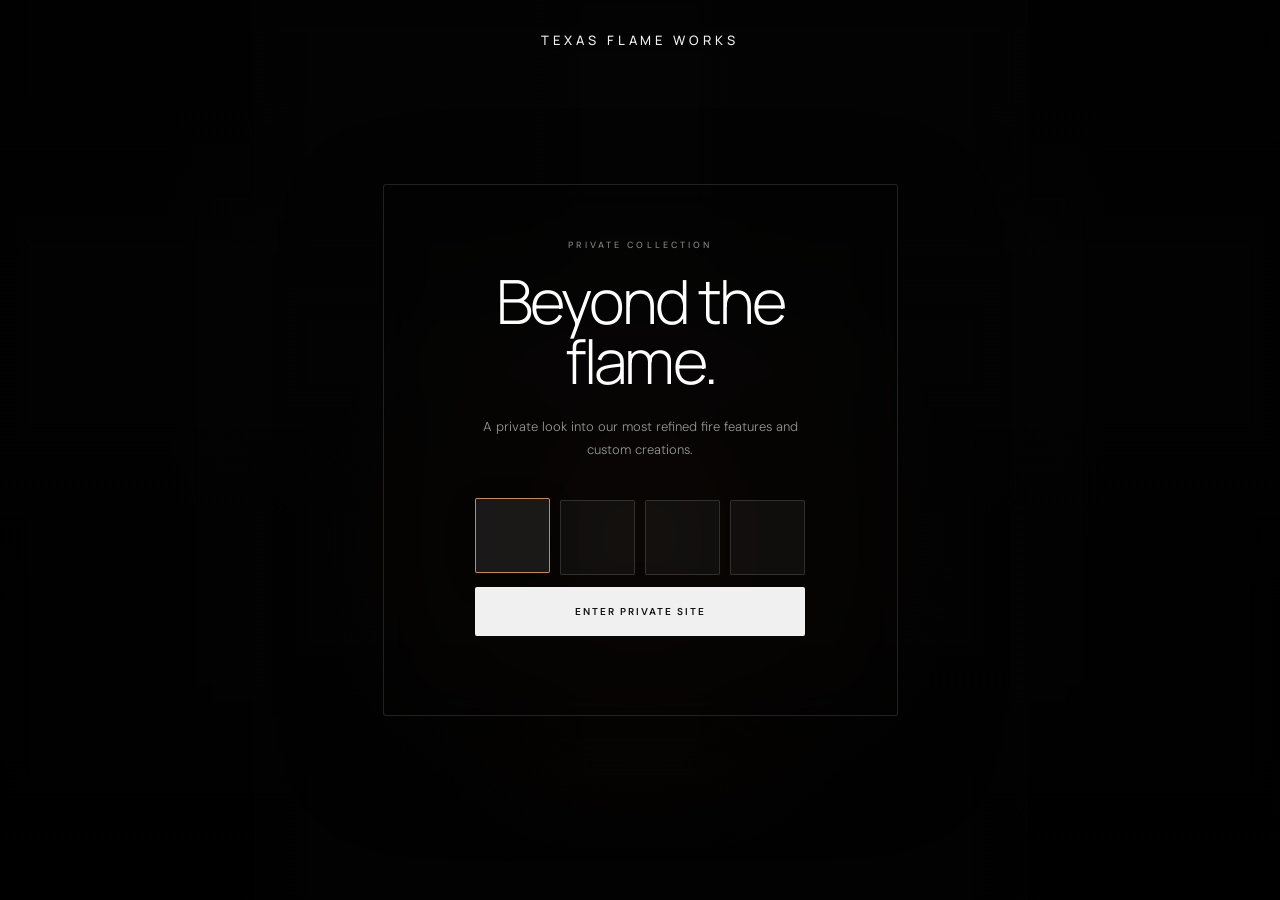
<file: index.html>
<!DOCTYPE html>
<html lang="en">
<head>
  <meta charset="UTF-8">

  <meta
    name="viewport"
    content="width=device-width, initial-scale=1.0, viewport-fit=cover"
  >

  <meta
    name="description"
    content="Texas Flame Works Private Collection"
  >

  <meta name="robots" content="noindex, nofollow">

  <title>Private Collection | Texas FlameWorks</title>

  <!-- GOOGLE FONTS -->
  <link rel="preconnect" href="https://fonts.googleapis.com">
  <link rel="preconnect" href="https://fonts.gstatic.com" crossorigin>

  <link
    href="https://fonts.googleapis.com/css2?family=DM+Sans:wght@300;400;500;600&family=Manrope:wght@300;400;500;600&display=swap"
    rel="stylesheet"
  >

  <style>

    /* ==================================================
       RESET
    ================================================== */

    * {
      margin: 0;
      padding: 0;
      box-sizing: border-box;
    }

    html,
    body {
      width: 100%;
      min-height: 100%;
      background: #050505;
      color: #ffffff;

      font-family: "DM Sans", sans-serif;

      overflow: hidden;
    }

    button,
    input {
      font: inherit;
    }

    button {
      cursor: pointer;
    }


    /* ==================================================
       PRIVATE ACCESS SCREEN
    ================================================== */

    .access-screen {
      position: fixed;
      inset: 0;

      width: 100%;
      min-height: 100svh;

      display: flex;
      align-items: center;
      justify-content: center;

      padding: 30px;

      background: #050505;

      overflow: hidden;

      z-index: 1000;
    }


    /* ==================================================
       FIREPLACE BACKGROUND VIDEO
    ================================================== */

    .fireplace-video {
      position: absolute;

      top: 50%;
      left: 50%;

      width: 100%;
      height: 100%;

      min-width: 100%;
      min-height: 100%;

      object-fit: cover;
      object-position: center center;

      transform: translate(-50%, -50%) scale(1.02);

      z-index: 0;

      pointer-events: none;
    }


    /* ==================================================
       CINEMATIC VIDEO OVERLAY
    ================================================== */

    .video-overlay {
      position: absolute;
      inset: 0;

      z-index: 1;

      background:

        radial-gradient(
          circle at 50% 60%,
          rgba(255, 115, 38, 0.04),
          transparent 40%
        ),

        linear-gradient(
          180deg,
          rgba(0, 0, 0, 0.30) 0%,
          rgba(0, 0, 0, 0.10) 40%,
          rgba(0, 0, 0, 0.62) 100%
        ),

        linear-gradient(
          90deg,
          rgba(0, 0, 0, 0.52) 0%,
          rgba(0, 0, 0, 0.06) 50%,
          rgba(0, 0, 0, 0.52) 100%
        );

      pointer-events: none;
    }


    /* SLIGHT VIGNETTE */

    .video-vignette {
      position: absolute;
      inset: 0;

      z-index: 2;

      box-shadow:
        inset 0 0 180px rgba(0, 0, 0, 0.45);

      pointer-events: none;
    }


    /* ==================================================
       TOP BRAND
    ================================================== */

    .brand {
      position: absolute;

      top: 31px;
      left: 50%;

      transform: translateX(-50%);

      z-index: 10;

      white-space: nowrap;

      font-family: "Manrope", sans-serif;

      font-size: 13px;
      font-weight: 500;

      letter-spacing: 0.30em;

      text-transform: uppercase;

      color: rgba(255, 255, 255, 0.94);
    }


    /* ==================================================
       RETURN BUTTON
    ================================================== */

    .back-link {
      position: absolute;

      top: 32px;
      left: 38px;

      z-index: 10;

      display: flex;
      align-items: center;
      gap: 10px;

      color: rgba(255, 255, 255, 0.58);

      text-decoration: none;

      font-size: 10px;
      font-weight: 500;

      letter-spacing: 0.20em;

      text-transform: uppercase;

      transition:
        color 0.3s ease,
        transform 0.3s ease;
    }

    .back-link:hover {
      color: #ffffff;
      transform: translateX(-3px);
    }


    /* ==================================================
       ACCESS PANEL
    ================================================== */

    .access-panel {
      position: relative;

      z-index: 5;

      width: min(100%, 515px);

      padding: 54px 42px 44px;

      text-align: center;

      background: rgba(5, 5, 5, 0.35);

      border:
        1px solid
        rgba(255, 255, 255, 0.12);

      border-radius: 3px;

      backdrop-filter: blur(18px);
      -webkit-backdrop-filter: blur(18px);

      box-shadow:
        0 35px 100px rgba(0, 0, 0, 0.42);

      animation:
        panelEntrance
        1.1s
        cubic-bezier(0.22, 1, 0.36, 1)
        forwards;
    }


    @keyframes panelEntrance {

      0% {
        opacity: 0;
        transform: translateY(22px);
      }

      100% {
        opacity: 1;
        transform: translateY(0);
      }

    }


    /* ==================================================
       EYEBROW
    ================================================== */

    .eyebrow {
      display: block;

      margin-bottom: 20px;

      color: rgba(255, 255, 255, 0.50);

      font-size: 9px;

      font-weight: 500;

      letter-spacing: 0.34em;

      text-transform: uppercase;
    }


    /* ==================================================
       TITLE
    ================================================== */

    .access-panel h1 {
      max-width: 430px;

      margin: 0 auto;

      font-family: "Manrope", sans-serif;

      font-size: clamp(
        40px,
        5vw,
        61px
      );

      font-weight: 300;

      line-height: 0.98;

      letter-spacing: -0.048em;

      color: #ffffff;
    }


    /* ==================================================
       DESCRIPTION
    ================================================== */

    .access-panel p {
      max-width: 355px;

      margin:
        25px
        auto
        0;

      color:
        rgba(255, 255, 255, 0.58);

      font-size: 13px;

      font-weight: 300;

      line-height: 1.75;
    }


    /* ==================================================
       FORM
    ================================================== */

    .code-form {
      margin-top: 38px;
    }


    /* ==================================================
       4 DIGIT INPUT
    ================================================== */

    .code-inputs {
      display: grid;

      grid-template-columns:
        repeat(4, 1fr);

      gap: 10px;

      width: 100%;

      max-width: 330px;

      margin: 0 auto;
    }


    .digit-input {
      width: 100%;

      height: 75px;

      border:
        1px solid
        rgba(255, 255, 255, 0.14);

      border-radius: 2px;

      outline: none;

      background:
        rgba(255, 255, 255, 0.045);

      color: #ffffff;

      text-align: center;

      font-family:
        "Manrope",
        sans-serif;

      font-size: 25px;

      font-weight: 300;

      caret-color:
        rgba(255, 173, 107, 0.9);

      transition:
        border-color 0.25s ease,
        background 0.25s ease,
        transform 0.25s ease,
        box-shadow 0.25s ease;
    }


    .digit-input:hover {
      background:
        rgba(255, 255, 255, 0.065);
    }


    .digit-input:focus {

      border-color:
        rgba(255, 174, 105, 0.75);

      background:
        rgba(255, 255, 255, 0.085);

      transform:
        translateY(-2px);

      box-shadow:
        0 8px 30px
        rgba(0, 0, 0, 0.18);
    }


    /* ==================================================
       ENTER BUTTON
    ================================================== */

    .enter-btn {
      position: relative;

      width: 100%;

      max-width: 330px;

      margin-top: 12px;

      padding:
        17px
        22px;

      overflow: hidden;

      border:
        1px solid
        rgba(255, 255, 255, 0.15);

      border-radius: 2px;

      background:
        rgba(255, 255, 255, 0.94);

      color: #111111;

      font-size: 10px;

      font-weight: 600;

      letter-spacing: 0.20em;

      text-transform: uppercase;

      transition:
        background 0.3s ease,
        color 0.3s ease,
        transform 0.3s ease;
    }


    .enter-btn:hover {

      background: #ffffff;

      transform:
        translateY(-2px);
    }


    /* ==================================================
       ERROR MESSAGE
    ================================================== */

    .error-message {

      min-height: 20px;

      margin-top: 15px;

      color: #e7a276;

      font-size: 10px;

      font-weight: 400;

      letter-spacing: 0.10em;

      text-transform: uppercase;

      opacity: 0;

      transform:
        translateY(-3px);

      transition:
        opacity 0.25s ease,
        transform 0.25s ease;
    }


    .error-message.visible {

      opacity: 1;

      transform:
        translateY(0);
    }


    /* ==================================================
       SHAKE IF WRONG CODE
    ================================================== */

    .access-panel.shake {

      animation:
        wrongCode
        0.4s
        ease;
    }


    @keyframes wrongCode {

      0% {
        transform:
          translateX(0);
      }

      20% {
        transform:
          translateX(-7px);
      }

      40% {
        transform:
          translateX(7px);
      }

      60% {
        transform:
          translateX(-5px);
      }

      80% {
        transform:
          translateX(5px);
      }

      100% {
        transform:
          translateX(0);
      }

    }


    /* ==================================================
       INVITATION LABEL
    ================================================== */

    .private-label {

      position: absolute;

      bottom: 28px;
      left: 50%;

      transform:
        translateX(-50%);

      z-index: 10;

      color:
        rgba(255, 255, 255, 0.35);

      white-space: nowrap;

      font-size: 8px;

      font-weight: 500;

      letter-spacing: 0.30em;

      text-transform: uppercase;
    }


    /* ==================================================
       UNLOCK MESSAGE
    ================================================== */

    .unlock-message {

      position: fixed;

      inset: 0;

      z-index: 2000;

      display: flex;

      align-items: center;

      justify-content: center;

      background: #050505;

      opacity: 0;

      visibility: hidden;

      transition:
        opacity 0.6s ease,
        visibility 0.6s ease;
    }


    .unlock-message.active {

      opacity: 1;

      visibility: visible;
    }


    .unlock-inner {

      text-align: center;

      opacity: 0;

      transform:
        translateY(12px);

      transition:
        opacity 0.7s ease 0.2s,
        transform 0.7s ease 0.2s;
    }


    .unlock-message.active
    .unlock-inner {

      opacity: 1;

      transform:
        translateY(0);
    }


    .unlock-small {

      display: block;

      margin-bottom: 13px;

      color:
        rgba(255, 255, 255, 0.38);

      font-size: 8px;

      letter-spacing: 0.34em;

      text-transform: uppercase;
    }


    .unlock-title {

      font-family:
        "Manrope",
        sans-serif;

      font-size:
        clamp(
          32px,
          5vw,
          60px
        );

      font-weight: 300;

      letter-spacing:
        -0.04em;
    }


    /* ==================================================
       MOBILE
    ================================================== */

    @media
    (max-width: 700px) {

      .access-screen {

        padding:
          20px;

        align-items:
          center;
      }


      .fireplace-video {

        object-position:
          center center;

        transform:
          translate(-50%, -50%)
          scale(1.04);
      }


      .brand {

        top:
          max(
            23px,
            env(safe-area-inset-top)
          );

        font-size:
          10px;

        letter-spacing:
          0.24em;
      }


      .back-link {

        top: auto;

        left: 50%;

        bottom: 60px;

        transform:
          translateX(-50%);

        font-size:
          8px;
      }


      .back-link:hover {

        transform:
          translateX(-50%);
      }


      .access-panel {

        width: 100%;

        padding:
          42px
          20px
          34px;

        background:
          rgba(5, 5, 5, 0.42);

        backdrop-filter:
          blur(15px);

        -webkit-backdrop-filter:
          blur(15px);
      }


      .eyebrow {

        margin-bottom:
          17px;

        font-size:
          8px;
      }


      .access-panel h1 {

        font-size:
          clamp(
            37px,
            11vw,
            48px
          );
      }


      .access-panel p {

        max-width:
          300px;

        margin-top:
          20px;

        font-size:
          12px;

        line-height:
          1.65;
      }


      .code-form {

        margin-top:
          30px;
      }


      .code-inputs {

        max-width:
          300px;

        gap:
          8px;
      }


      .digit-input {

        height:
          66px;

        font-size:
          22px;
      }


      .enter-btn {

        max-width:
          300px;

        padding:
          16px
          15px;

        font-size:
          9px;
      }


      .private-label {

        bottom:
          25px;

        font-size:
          7px;
      }

    }


    /* ==================================================
       SMALL MOBILE
    ================================================== */

    @media
    (max-width: 380px) {

      .access-panel {

        padding:
          35px
          16px
          28px;
      }


      .access-panel h1 {

        font-size:
          35px;
      }


      .digit-input {

        height:
          59px;
      }

    }

  </style>

</head>


<body>


  <!-- ==================================================
       PRIVATE ACCESS
  ================================================== -->

  <main
    class="access-screen"
    id="accessScreen"
  >


    <!-- FIREPLACE VIDEO -->

    <video
      class="fireplace-video"
      autoplay
      muted
      loop
      playsinline
      preload="auto"
    >

      <source
        src="assets/fireplacevideo.mp4"
        type="video/mp4"
      >

    </video>


    <!-- VIDEO OVERLAYS -->

    <div
      class="video-overlay"
    ></div>

    <div
      class="video-vignette"
    ></div>


    <!-- RETURN -->




    <!-- BRAND -->

    <div class="brand">
      Texas Flame Works
    </div>


    <!-- ACCESS PANEL -->

    <section
      class="access-panel"
      id="accessPanel"
    >


      <span
        class="eyebrow"
      >
        Private Collection
      </span>


      <h1>
        Beyond the flame.
      </h1>


      <p>
        A private look into our most
        refined fire features and custom creations.
      </p>


      <!-- CODE FORM -->

      <form
        class="code-form"
        id="codeForm"
      >


        <div
          class="code-inputs"
        >


          <input
            class="digit-input"
            type="text"
            maxlength="1"
            inputmode="numeric"
            pattern="[0-9]*"
            autocomplete="off"
            aria-label="Access code digit 1"
          >


          <input
            class="digit-input"
            type="text"
            maxlength="1"
            inputmode="numeric"
            pattern="[0-9]*"
            autocomplete="off"
            aria-label="Access code digit 2"
          >


          <input
            class="digit-input"
            type="text"
            maxlength="1"
            inputmode="numeric"
            pattern="[0-9]*"
            autocomplete="off"
            aria-label="Access code digit 3"
          >


          <input
            class="digit-input"
            type="text"
            maxlength="1"
            inputmode="numeric"
            pattern="[0-9]*"
            autocomplete="off"
            aria-label="Access code digit 4"
          >


        </div>


        <button
          class="enter-btn"
          type="submit"
        >
          Enter Private Site
        </button>


        <div
          class="error-message"
          id="errorMessage"
        >
          Incorrect access code
        </div>


      </form>


    </section>


    <!-- BOTTOM TEXT -->

  


  </main>


  <!-- ==================================================
       UNLOCK TRANSITION
  ================================================== -->

  <div
    class="unlock-message"
    id="unlockMessage"
  >

    <div
      class="unlock-inner"
    >

      <span
        class="unlock-small"
      >
        Access Granted
      </span>

      <div
        class="unlock-title"
      >
        Texas Flame Works
      </div>

    </div>

  </div>


  <!-- ==================================================
       JAVASCRIPT
  ================================================== -->

  <script>

    /* ==================================================
       SETTINGS

       CHANGE YOUR 4 DIGIT CODE HERE
    ================================================== */

    const PRIVATE_CODE = "0206";


    /*
      This is the page that opens
      after the correct code.
    */

    const PRIVATE_SITE =
      "private-home.html";


    /* ==================================================
       ELEMENTS
    ================================================== */

    const form =
      document.getElementById(
        "codeForm"
      );


    const inputs =
      [
        ...document.querySelectorAll(
          ".digit-input"
        )
      ];


    const errorMessage =
      document.getElementById(
        "errorMessage"
      );


    const accessPanel =
      document.getElementById(
        "accessPanel"
      );


    const unlockMessage =
      document.getElementById(
        "unlockMessage"
      );


    /* ==================================================
       NUMERIC INPUT
    ================================================== */

    inputs.forEach(
      (input, index) => {


        input.addEventListener(
          "input",
          () => {

            /*
              Only allow numbers
            */

            input.value =
              input.value.replace(
                /\D/g,
                ""
              );


            /*
              Hide previous error
            */

            errorMessage
              .classList
              .remove(
                "visible"
              );


            /*
              Move automatically
              to next box
            */

            if (
              input.value &&
              index <
              inputs.length - 1
            ) {

              inputs[
                index + 1
              ].focus();

            }


            /*
              Automatically submit
              once all 4 digits
              are entered
            */

            const completeCode =
              inputs
                .map(
                  item =>
                    item.value
                )
                .join("");


            if (
              completeCode.length === 4
            ) {

              setTimeout(
                () => {

                  checkCode();

                },
                120
              );

            }

          }
        );


        /* ===============================================
           BACKSPACE
        =============================================== */

        input.addEventListener(
          "keydown",
          event => {

            if (
              event.key ===
                "Backspace" &&
              !input.value &&
              index > 0
            ) {

              inputs[
                index - 1
              ].focus();

            }

          }
        );


        /* ===============================================
           PASTE 4 DIGIT CODE
        =============================================== */

        input.addEventListener(
          "paste",
          event => {

            event.preventDefault();


            const pasted =
              event.clipboardData
                .getData("text")
                .replace(
                  /\D/g,
                  ""
                )
                .slice(
                  0,
                  4
                );


            pasted
              .split("")
              .forEach(
                (number, i) => {

                  if (
                    inputs[i]
                  ) {

                    inputs[i]
                      .value =
                        number;

                  }

                }
              );


            if (
              pasted.length === 4
            ) {

              inputs[3]
                .focus();


              setTimeout(
                () => {

                  checkCode();

                },
                150
              );

            }

          }
        );

      }
    );


    /* ==================================================
       FORM SUBMIT
    ================================================== */

    form.addEventListener(
      "submit",
      event => {

        event.preventDefault();

        checkCode();

      }
    );


    /* ==================================================
       CHECK CODE
    ================================================== */

    function checkCode() {


      const enteredCode =
        inputs
          .map(
            input =>
              input.value
          )
          .join("");


      /*
        Don't check until
        all 4 numbers exist
      */

      if (
        enteredCode.length < 4
      ) {

        return;

      }


      /* ===============================================
         CORRECT CODE
      =============================================== */

      if (
        enteredCode ===
        PRIVATE_CODE
      ) {


        /*
          Save access for
          this browser session
        */

        sessionStorage.setItem(
          "texasFlameWorksAccess",
          "approved"
        );


        /*
          Show luxury transition
        */

        unlockMessage
          .classList
          .add(
            "active"
          );


        /*
          Open private homepage
        */

        setTimeout(
          () => {

            window.location.href =
              PRIVATE_SITE;

          },
          1500
        );


      }


      /* ===============================================
         WRONG CODE
      =============================================== */

      else {


        errorMessage
          .classList
          .add(
            "visible"
          );


        accessPanel
          .classList
          .remove(
            "shake"
          );


        void accessPanel
          .offsetWidth;


        accessPanel
          .classList
          .add(
            "shake"
          );


        inputs.forEach(
          input => {

            input.value = "";

          }
        );


        setTimeout(
          () => {

            inputs[0]
              .focus();

          },
          100
        );


      }

    }


    /* ==================================================
       VIDEO AUTOPLAY FALLBACK
    ================================================== */

    window.addEventListener(
      "load",
      () => {


        const video =
          document.querySelector(
            ".fireplace-video"
          );


        if (video) {

          video
            .play()
            .catch(
              () => {

                /*
                  Some browsers may
                  initially block playback.
                */

              }
            );

        }


        /*
          Focus first code box
          on desktop.
        */

        if (
          window.innerWidth > 700
        ) {

          setTimeout(
            () => {

              inputs[0]
                .focus();

            },
            700
          );

        }

      }
    );


  </script>


</body>
</html>
</file>
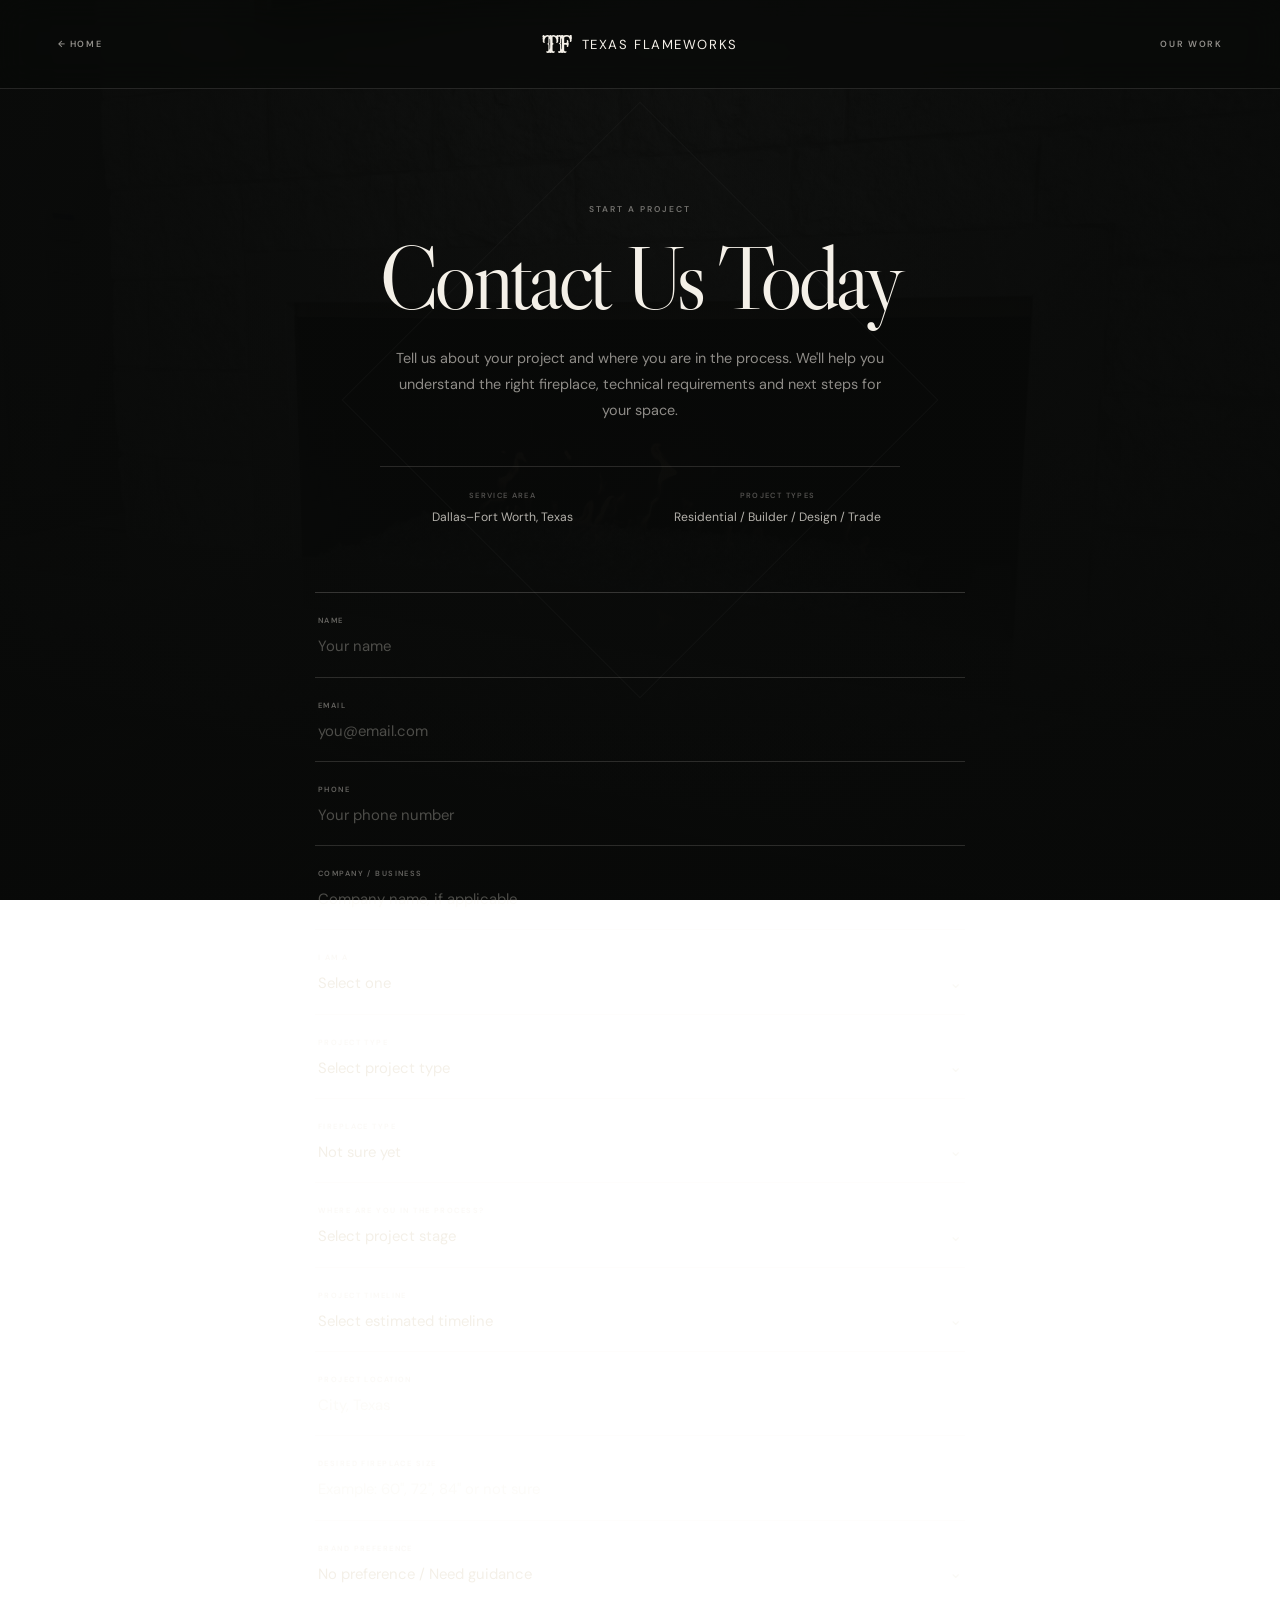
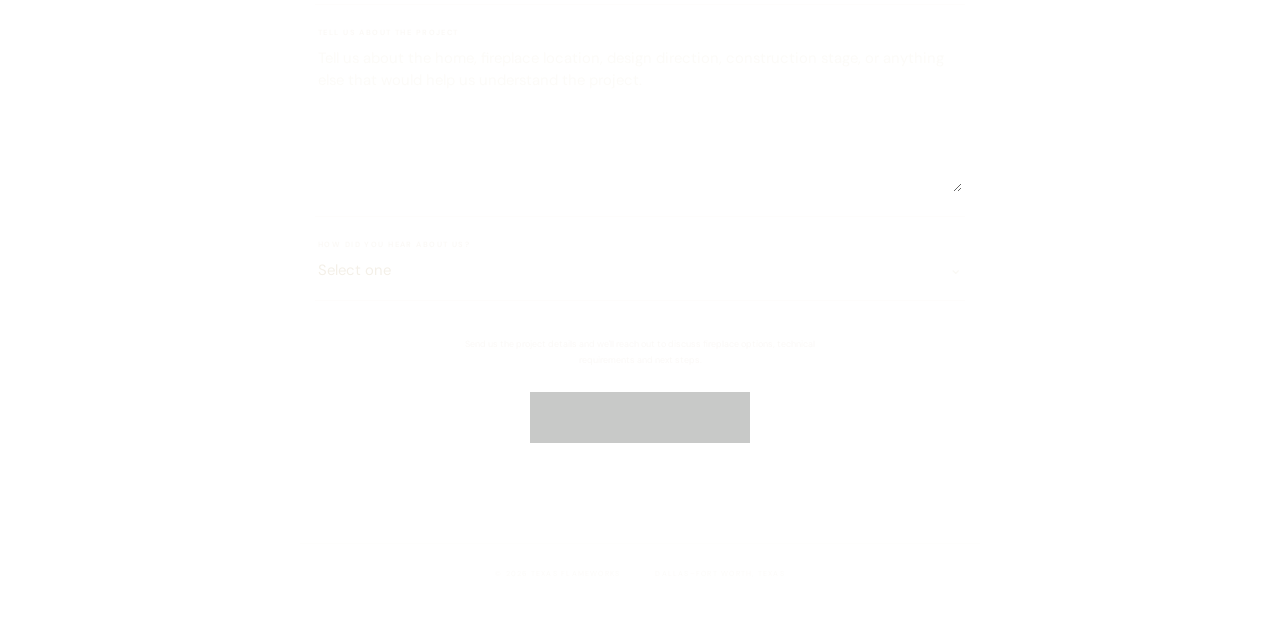
<file: contact.html>
<!DOCTYPE html>
<html lang="en">
<head>
  <meta charset="UTF-8">

  <meta
    name="viewport"
    content="width=device-width, initial-scale=1.0, viewport-fit=cover"
  >

  <meta
    name="description"
    content="Contact Texas Flame Works for fireplace consultations, product guidance, technical support, and project planning throughout Dallas–Fort Worth."
  >

  <title>Contact | Texas FlameWorks</title>

  <link rel="preconnect" href="https://fonts.googleapis.com">
  <link rel="preconnect" href="https://fonts.gstatic.com" crossorigin>

  <link
    href="https://fonts.googleapis.com/css2?family=DM+Sans:wght@400;500;600;700&family=Libre+Caslon+Display&family=Rye&display=swap"
    rel="stylesheet"
  >

  <style>

    :root {
      --black: #080908;
      --white: #f4f0e8;
      --muted: rgba(244, 240, 232, .55);
      --line: rgba(244, 240, 232, .15);
      --teal: #0f292e;
      --ease: cubic-bezier(.22, .78, .24, 1);
    }


    * {
      box-sizing: border-box;
      margin: 0;
      padding: 0;
    }


    html {
      scroll-behavior: smooth;
    }


    body {
      min-height: 100vh;

      background: var(--black);
      color: var(--white);

      font-family: "DM Sans", sans-serif;

      overflow-x: hidden;
    }


    a {
      color: inherit;
      text-decoration: none;
    }


    button,
    input,
    textarea,
    select {
      font: inherit;
    }


    /* =========================================================
       BACKGROUND
    ========================================================== */

    .page-background {
      position: fixed;
      inset: 0;

      z-index: -10;

      background:
        #080908;
    }


    .page-background::before {
      content: "";

      position: absolute;
      inset: 0;

      background:
        url("assets/contact-fireplace.jpg")
        center center / cover
        no-repeat;

      opacity: .14;

      filter:
        grayscale(75%)
        contrast(1.05);

      transform: scale(1.03);
    }


    .page-background::after {
      content: "";

      position: absolute;
      inset: 0;

      background:
        linear-gradient(
          180deg,
          rgba(8, 9, 8, .76) 0%,
          rgba(8, 9, 8, .84) 42%,
          rgba(8, 9, 8, .96) 100%
        ),
        linear-gradient(
          90deg,
          rgba(8, 9, 8, .82) 0%,
          rgba(8, 9, 8, .57) 50%,
          rgba(8, 9, 8, .82) 100%
        );
    }


    /* =========================================================
       HEADER
    ========================================================== */

    .contact-header {
      position: relative;
      z-index: 20;

      width: 100%;

      border-bottom:
        1px solid rgba(244, 240, 232, .12);

      background:
        rgba(8, 9, 8, .58);

      backdrop-filter: blur(16px);
      -webkit-backdrop-filter: blur(16px);
    }


    .contact-header-inner {
      width:
        min(
          1480px,
          calc(100% - 9vw)
        );

      min-height: 88px;

      margin: 0 auto;

      display: grid;

      grid-template-columns:
        1fr
        auto
        1fr;

      align-items: center;
    }


    .contact-back,
    .contact-work {
      color:
        rgba(244, 240, 232, .58);

      font-size: .56rem;
      font-weight: 600;

      letter-spacing: .18em;

      text-transform: uppercase;

      transition:
        color .3s ease,
        transform .3s ease;
    }


    .contact-back {
      justify-self: start;
    }


    .contact-work {
      justify-self: end;
    }


    .contact-back:hover {
      color: #fff;

      transform: translateX(-4px);
    }


    .contact-work:hover {
      color: #fff;
    }


    .contact-brand {
      justify-self: center;

      display: flex;
      align-items: center;

      gap: 11px;
    }


    .contact-brand-mark {
      font-family: "Rye", serif;

      font-size: 1.45rem;

      letter-spacing: -.08em;
    }


    .contact-brand-name {
      font-size: .82rem;

      letter-spacing: .12em;

      text-transform: uppercase;
    }


    /* =========================================================
       PAGE
    ========================================================== */

    .contact-page {
      position: relative;

      min-height:
        calc(100vh - 88px);

      padding:
        clamp(85px, 9vw, 135px)
        0
        65px;
    }


    .contact-page::before {
      content: "";

      position: absolute;

      top: 100px;
      left: 50%;

      width: 420px;
      height: 420px;

      border:
        1px solid
        rgba(244, 240, 232, .035);

      transform:
        translateX(-50%)
        rotate(45deg);

      pointer-events: none;
    }


    /* =========================================================
       CENTERED CONTAINER
    ========================================================== */

    .contact-inner {
      position: relative;
      z-index: 5;

      width:
        min(
          680px,
          calc(100% - 40px)
        );

      margin: 0 auto;

      text-align: center;
    }


    /* =========================================================
       INTRO
    ========================================================== */

    .contact-copy {
      width: 100%;

      margin:
        0 auto
        65px;
    }


    .contact-kicker {
      margin-bottom: 24px;

      color:
        rgba(244, 240, 232, .44);

      font-size: .53rem;
      font-weight: 600;

      letter-spacing: .23em;

      text-transform: uppercase;
    }


    .contact-title {
      margin:
        0 auto
        28px;

      font-family:
        "Libre Caslon Display",
        Georgia,
        serif;

      font-size:
        clamp(
          4rem,
          7vw,
          7rem
        );

      font-weight: 400;

      line-height: .88;

      letter-spacing: -.055em;
    }


    .contact-lead {
      max-width: 510px;

      margin: 0 auto;

      color:
        rgba(244, 240, 232, .57);

      font-size: .9rem;

      line-height: 1.8;
    }


    /* =========================================================
       META
    ========================================================== */

    .contact-meta {
      max-width: 520px;

      margin:
        42px auto
        0;

      padding-top: 24px;

      border-top:
        1px solid
        rgba(244, 240, 232, .14);

      display: grid;

      grid-template-columns:
        1fr
        1fr;

      gap: 30px;

      text-align: center;
    }


    .contact-meta-label {
      display: block;

      margin-bottom: 8px;

      color:
        rgba(244, 240, 232, .31);

      font-size: .47rem;
      font-weight: 600;

      letter-spacing: .18em;

      text-transform: uppercase;
    }


    .contact-meta-value {
      display: block;

      color:
        rgba(244, 240, 232, .73);

      font-size: .76rem;

      line-height: 1.6;
    }


    /* =========================================================
       FORM
    ========================================================== */

    .contact-form-wrap {
      width: 100%;
      max-width: 650px;

      margin: 0 auto;
    }


    .contact-form {
      width: 100%;

      text-align: left;

      border-top:
        1px solid
        rgba(244, 240, 232, .19);
    }


    .field {
      position: relative;

      padding:
        23px
        3px
        19px;

      border-bottom:
        1px solid
        rgba(244, 240, 232, .15);

      transition:
        border-color .35s ease;
    }


    .field:focus-within {
      border-bottom-color:
        rgba(244, 240, 232, .65);
    }


    .field label {
      display: block;

      margin-bottom: 10px;

      color:
        rgba(244, 240, 232, .39);

      font-size: .47rem;
      font-weight: 600;

      letter-spacing: .19em;

      text-transform: uppercase;
    }


    .field input,
    .field select,
    .field textarea {
      width: 100%;

      border: 0;
      outline: 0;

      background: transparent;

      color: var(--white);

      font-size:
        clamp(
          .93rem,
          1.1vw,
          1.02rem
        );

      line-height: 1.5;
    }


    .field input::placeholder,
    .field textarea::placeholder {
      color:
        rgba(244, 240, 232, .29);
    }


    .field select {
      appearance: none;
      -webkit-appearance: none;

      cursor: pointer;

      padding-right: 40px;
    }


    .field select option {
      background: #0b0c0b;
      color: #f4f0e8;
    }


    .field textarea {
      min-height: 145px;

      resize: vertical;
    }


    .field-select::after {
      content: "⌄";

      position: absolute;

      right: 3px;
      bottom: 21px;

      color:
        rgba(244, 240, 232, .42);

      pointer-events: none;
    }


    /* =========================================================
       SUBMIT
    ========================================================== */

    .contact-submit-row {
      margin-top: 36px;

      display: flex;

      flex-direction: column;

      justify-content: center;
      align-items: center;

      gap: 25px;

      text-align: center;
    }


    .contact-form-note {
      max-width: 380px;

      margin: 0 auto;

      color:
        rgba(244, 240, 232, .37);

      font-size: .56rem;

      line-height: 1.7;
    }


    .contact-submit {
      min-width: 220px;

      display: inline-flex;

      align-items: center;
      justify-content: space-between;

      gap: 25px;

      border:
        1px solid
        rgba(244, 240, 232, .34);

      background:
        rgba(8, 9, 8, .22);

      backdrop-filter: blur(8px);
      -webkit-backdrop-filter: blur(8px);

      color: #fff;

      padding:
        18px
        22px;

      cursor: pointer;

      font-size: .55rem;
      font-weight: 700;

      letter-spacing: .18em;

      text-transform: uppercase;

      transition:
        background .35s ease,
        color .35s ease,
        border-color .35s ease,
        gap .35s ease;
    }


    .contact-submit:hover {
      background: #f4f0e8;

      border-color: #f4f0e8;

      color: #080908;

      gap: 32px;
    }


    /* =========================================================
       BOTTOM
    ========================================================== */

    .contact-bottom {
      position: relative;
      z-index: 5;

      width:
        min(
          680px,
          calc(100% - 40px)
        );

      margin:
        100px auto
        0;

      padding-top: 25px;

      border-top:
        1px solid
        rgba(244, 240, 232, .11);

      display: flex;

      justify-content: center;

      gap: 35px;

      color:
        rgba(244, 240, 232, .27);

      font-size: .45rem;

      letter-spacing: .17em;

      text-align: center;

      text-transform: uppercase;
    }


    /* =========================================================
       ENTRANCE
    ========================================================== */

    @media (prefers-reduced-motion: no-preference) {

      .contact-copy {
        animation:
          contactReveal
          .9s
          var(--ease)
          both;
      }


      .contact-form-wrap {
        animation:
          contactReveal
          .9s
          var(--ease)
          .15s
          both;
      }


      @keyframes contactReveal {

        from {
          opacity: 0;

          transform:
            translateY(22px);
        }

        to {
          opacity: 1;

          transform:
            translateY(0);
        }

      }

    }


    /* =========================================================
       TABLET
    ========================================================== */

    @media (max-width: 950px) {

      .contact-header-inner {
        width:
          calc(100% - 55px);
      }


      .contact-inner,
      .contact-bottom {
        width:
          min(
            680px,
            calc(100% - 55px)
          );
      }

    }


    /* =========================================================
       MOBILE
    ========================================================== */

    @media (max-width: 650px) {

      .contact-header-inner {
        width:
          calc(100% - 32px);

        min-height: 74px;

        grid-template-columns:
          1fr
          auto;
      }


      .contact-work {
        display: none;
      }


      .contact-brand {
        justify-self: end;
      }


      .contact-brand-mark {
        font-size: 1.1rem;
      }


      .contact-brand-name {
        font-size: .66rem;

        letter-spacing: .09em;
      }


      .contact-back {
        font-size: .5rem;
      }


      .contact-page {
        min-height:
          calc(100vh - 74px);

        padding:
          70px
          0
          50px;
      }


      .contact-inner {
        width:
          calc(100% - 32px);
      }


      .contact-copy {
        margin-bottom: 55px;
      }


      .contact-kicker {
        margin-bottom: 20px;
      }


      .contact-title {
        font-size:
          clamp(
            3.8rem,
            18vw,
            5rem
          );

        line-height: .9;
      }


      .contact-lead {
        max-width: 34ch;

        font-size: .82rem;
      }


      .contact-meta {
        grid-template-columns:
          1fr
          1fr;

        gap: 14px;

        margin-top: 36px;
      }


      .contact-meta-value {
        font-size: .69rem;
      }


      .field {
        padding:
          21px
          2px
          17px;
      }


      .field input,
      .field select,
      .field textarea {
        font-size: 16px;
      }


      .field textarea {
        min-height: 130px;
      }


      .contact-submit {
        width: 100%;
      }


      .contact-bottom {
        width:
          calc(100% - 32px);

        margin-top: 75px;

        flex-direction: column;

        gap: 8px;
      }


      .page-background::before {
        opacity: .12;

        background-position:
          center center;
      }


      .contact-page::before {
        width: 250px;
        height: 250px;

        top: 90px;
      }

    }


    @media (max-width: 390px) {

      .contact-brand-name {
        font-size: .59rem;
      }


      .contact-title {
        font-size: 3.65rem;
      }


      .contact-meta {
        grid-template-columns:
          1fr;
      }

    }


    /* =========================================================
       REDUCED MOTION
    ========================================================== */

    @media (prefers-reduced-motion: reduce) {

      *,
      *::before,
      *::after {
        animation: none !important;
        transition: none !important;
      }

    }

  </style>
</head>


<body>


  <!-- =========================================================
       LOW OPACITY FIREPLACE BACKGROUND
  ========================================================== -->

  <div
    class="page-background"
    aria-hidden="true"
  ></div>



  <!-- =========================================================
       HEADER
  ========================================================== -->

  <header class="contact-header">

    <div class="contact-header-inner">


      <a
        href="private-home.html"
        class="contact-back"
      >
        ← Home
      </a>


      <a
        href="private-home.html"
        class="contact-brand"
        aria-label="Texas Flame Works Home"
      >

        <span class="contact-brand-mark">
          TF
        </span>

        <span class="contact-brand-name">
          Texas FlameWorks
        </span>

      </a>


      <a
        href="work.html"
        class="contact-work"
      >
        Our Work
      </a>


    </div>

  </header>



  <!-- =========================================================
       CONTACT
  ========================================================== -->

  <main class="contact-page">


    <div class="contact-inner">


      <!-- INTRO -->

      <section class="contact-copy">


        <div class="contact-kicker">
          Start a Project
        </div>


        <h1 class="contact-title">
          Contact Us Today
        </h1>


        <p class="contact-lead">

          Tell us about your project and where you are
          in the process. We'll help you understand the
          right fireplace, technical requirements and
          next steps for your space.

        </p>



        <div class="contact-meta">


          <div>

            <span class="contact-meta-label">
              Service Area
            </span>

            <span class="contact-meta-value">
              Dallas–Fort Worth, Texas
            </span>

          </div>


          <div>

            <span class="contact-meta-label">
              Project Types
            </span>

            <span class="contact-meta-value">
              Residential / Builder / Design / Trade
            </span>

          </div>


        </div>


      </section>



      <!-- =====================================================
           NETLIFY FORM
      ====================================================== -->

      <div class="contact-form-wrap">


        <form
          class="contact-form"
          name="texas-flame-works-inquiry"
          method="POST"
          data-netlify="true"
          netlify-honeypot="bot-field"
          action="/thank-you.html"
        >


          <input
            type="hidden"
            name="form-name"
            value="texas-flame-works-inquiry"
          >


          <!-- NETLIFY HONEYPOT -->

          <p style="display:none;">

            <label>
              Don't fill this out:
              <input name="bot-field">
            </label>

          </p>



          <!-- NAME -->

          <div class="field">

            <label for="name">
              Name
            </label>

            <input
              type="text"
              id="name"
              name="name"
              placeholder="Your name"
              autocomplete="name"
              required
            >

          </div>



          <!-- EMAIL -->

          <div class="field">

            <label for="email">
              Email
            </label>

            <input
              type="email"
              id="email"
              name="email"
              placeholder="you@email.com"
              autocomplete="email"
              required
            >

          </div>



          <!-- PHONE -->

          <div class="field">

            <label for="phone">
              Phone
            </label>

            <input
              type="tel"
              id="phone"
              name="phone"
              placeholder="Your phone number"
              autocomplete="tel"
              required
            >

          </div>



          <!-- COMPANY -->

          <div class="field">

            <label for="company">
              Company / Business
            </label>

            <input
              type="text"
              id="company"
              name="company"
              placeholder="Company name, if applicable"
              autocomplete="organization"
            >

          </div>



          <!-- CLIENT TYPE -->

          <div class="field field-select">

            <label for="client-type">
              I Am A
            </label>

            <select
              id="client-type"
              name="client-type"
              required
            >

              <option value="">
                Select one
              </option>

              <option value="Homeowner">
                Homeowner
              </option>

              <option value="Custom Home Builder">
                Custom Home Builder
              </option>

              <option value="Interior Designer">
                Interior Designer
              </option>

              <option value="Architect">
                Architect
              </option>

              <option value="Contractor / Trade">
                Contractor / Trade
              </option>

              <option value="Other">
                Other
              </option>

            </select>

          </div>



          <!-- PROJECT TYPE -->

          <div class="field field-select">

            <label for="project-type">
              Project Type
            </label>

            <select
              id="project-type"
              name="project-type"
              required
            >

              <option value="">
                Select project type
              </option>

              <option value="New Construction">
                New Construction
              </option>

              <option value="Fireplace Replacement">
                Fireplace Replacement
              </option>

              <option value="Fireplace Upgrade">
                Fireplace Upgrade
              </option>

              <option value="Remodel / Renovation">
                Remodel / Renovation
              </option>

              <option value="Outdoor Fireplace">
                Outdoor Fireplace
              </option>

              <option value="Builder / Multi-Home Project">
                Builder / Multi-Home Project
              </option>

              <option value="Technical Consultation">
                Technical Consultation
              </option>

              <option value="Other">
                Other
              </option>

            </select>

          </div>



          <!-- FIREPLACE TYPE -->

          <div class="field field-select">

            <label for="fireplace-type">
              Fireplace Type
            </label>

            <select
              id="fireplace-type"
              name="fireplace-type"
            >

              <option value="">
                Not sure yet
              </option>

              <option value="Gas">
                Gas
              </option>

              <option value="Electric">
                Electric
              </option>

              <option value="Wood Burning">
                Wood Burning
              </option>

              <option value="Outdoor">
                Outdoor
              </option>

              <option value="Need Recommendation">
                I Need a Recommendation
              </option>

            </select>

          </div>



          <!-- PROJECT STAGE -->

          <div class="field field-select">

            <label for="project-stage">
              Where Are You In The Process?
            </label>

            <select
              id="project-stage"
              name="project-stage"
              required
            >

              <option value="">
                Select project stage
              </option>

              <option value="Exploring Options">
                Exploring Options
              </option>

              <option value="Design Phase">
                Design Phase
              </option>

              <option value="Plans Completed">
                Plans Completed
              </option>

              <option value="Framing Started">
                Framing Started
              </option>

              <option value="Construction Underway">
                Construction Underway
              </option>

              <option value="Ready to Purchase">
                Ready to Purchase
              </option>

              <option value="Existing Fireplace">
                Existing Fireplace / Remodel
              </option>

            </select>

          </div>



          <!-- TIMELINE -->

          <div class="field field-select">

            <label for="timeline">
              Project Timeline
            </label>

            <select
              id="timeline"
              name="timeline"
            >

              <option value="">
                Select estimated timeline
              </option>

              <option value="ASAP">
                ASAP
              </option>

              <option value="Within 30 Days">
                Within 30 Days
              </option>

              <option value="1-3 Months">
                1–3 Months
              </option>

              <option value="3-6 Months">
                3–6 Months
              </option>

              <option value="6+ Months">
                6+ Months
              </option>

              <option value="Planning Only">
                Planning Only
              </option>

            </select>

          </div>



          <!-- LOCATION -->

          <div class="field">

            <label for="location">
              Project Location
            </label>

            <input
              type="text"
              id="location"
              name="project-location"
              placeholder="City, Texas"
              required
            >

          </div>



          <!-- SIZE -->

          <div class="field">

            <label for="size">
              Desired Fireplace Size
            </label>

            <input
              type="text"
              id="size"
              name="desired-size"
              placeholder='Example: 60", 72", 84" or not sure'
            >

          </div>



          <!-- BRAND -->

          <div class="field field-select">

            <label for="brand">
              Brand Preference
            </label>

            <select
              id="brand"
              name="brand-preference"
            >

              <option value="">
                No preference / Need guidance
              </option>

              <option value="Montigo">
                Montigo
              </option>

              <option value="Flare">
                Flare
              </option>

              <option value="Stellar">
                Stellar
              </option>

              <option value="RH Peterson">
                RH Peterson
              </option>

              <option value="Majestic">
                Majestic
              </option>

              <option value="Napoleon">
                Napoleon
              </option>

              <option value="Empire">
                Empire
              </option>

              <option value="Dimplex">
                Dimplex
              </option>

              <option value="Modern Flames">
                Modern Flames
              </option>

              <option value="SimpliFire">
                SimpliFire
              </option>

            </select>

          </div>



          <!-- PROJECT DETAILS -->

          <div class="field">

            <label for="message">
              Tell Us About The Project
            </label>

            <textarea
              id="message"
              name="project-details"
              placeholder="Tell us about the home, fireplace location, design direction, construction stage, or anything else that would help us understand the project."
              required
            ></textarea>

          </div>



          <!-- REFERRAL -->

          <div class="field field-select">

            <label for="referral">
              How Did You Hear About Us?
            </label>

            <select
              id="referral"
              name="referral-source"
            >

              <option value="">
                Select one
              </option>

              <option value="Google">
                Google
              </option>

              <option value="Instagram">
                Instagram
              </option>

              <option value="Builder">
                Builder
              </option>

              <option value="Designer">
                Designer
              </option>

              <option value="Architect">
                Architect
              </option>

              <option value="Referral">
                Referral
              </option>

              <option value="Existing Client">
                Existing Client
              </option>

              <option value="Other">
                Other
              </option>

            </select>

          </div>



          <!-- SUBMIT -->

          <div class="contact-submit-row">


            <p class="contact-form-note">

              Send us the project details and we'll reach out
              to discuss fireplace options, technical requirements
              and next steps.

            </p>


            <button
              type="submit"
              class="contact-submit"
            >

              Send Inquiry

              <span>
                ↗
              </span>

            </button>


          </div>


        </form>


      </div>


    </div>



    <!-- =====================================================
         BOTTOM
    ====================================================== -->

    <div class="contact-bottom">

      <span>
        © 2026 Texas FlameWorks
      </span>

      <span>
        Dallas–Fort Worth, Texas
      </span>

    </div>


  </main>
<style>/* =========================================================
   FULL PAGE FIREPLACE BACKGROUND
========================================================= */

.page-background {
  position: fixed;
  inset: 0;
  z-index: -1;
  overflow: hidden;
  background: #080908;
  pointer-events: none;
}

/* PHOTO */
.page-background::before {
  content: "";
  position: absolute;
  inset: 0;

  background-image: url("assets/masonry.jpeg");
  background-size: cover;
  background-position: center;
  background-repeat: no-repeat;

  opacity: .18;

  filter:
    grayscale(55%)
    contrast(1.05)
    brightness(.8);

  transform: scale(1.02);
}

/* DARK LUXURY OVERLAY */
.page-background::after {
  content: "";
  position: absolute;
  inset: 0;

  background:
    radial-gradient(
      circle at 50% 28%,
      rgba(8, 9, 8, .38) 0%,
      rgba(8, 9, 8, .68) 48%,
      rgba(8, 9, 8, .90) 100%
    ),
    linear-gradient(
      180deg,
      rgba(8, 9, 8, .52) 0%,
      rgba(8, 9, 8, .70) 45%,
      rgba(8, 9, 8, .94) 100%
    );
}

/* MAKE BODY TRANSPARENT SO IMAGE SHOWS */
body {
  min-height: 100vh;
  background: transparent;
  color: var(--white);
  font-family: "DM Sans", sans-serif;
  overflow-x: hidden;
}

/* CONTACT AREA ALSO TRANSPARENT */
.contact-page {
  position: relative;
  min-height: calc(100vh - 88px);

  padding:
    clamp(85px, 9vw, 135px)
    0
    65px;

  background: transparent;
}</style>

</body>
</html>
</file>
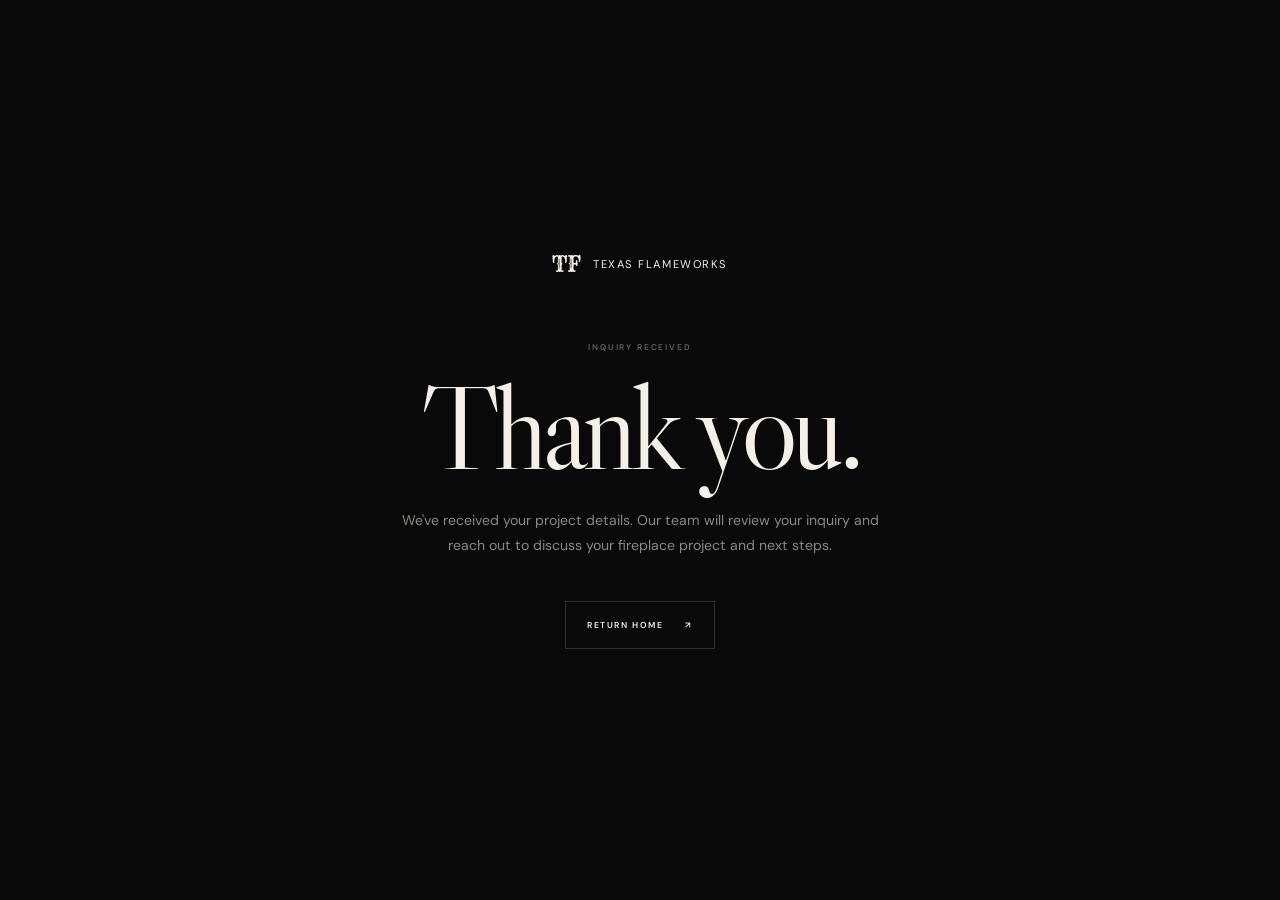
<file: thank-you.html>
<!DOCTYPE html>
<html lang="en">
<head>
  <meta charset="UTF-8">

  <meta
    name="viewport"
    content="width=device-width, initial-scale=1.0, viewport-fit=cover"
  >

  <meta name="robots" content="noindex">

  <title>Thank You | Texas FlameWorks</title>

  <link rel="preconnect" href="https://fonts.googleapis.com">
  <link rel="preconnect" href="https://fonts.gstatic.com" crossorigin>

  <link
    href="https://fonts.googleapis.com/css2?family=DM+Sans:wght@400;500;600&family=Libre+Caslon+Display&family=Rye&display=swap"
    rel="stylesheet"
  >

  <style>

    :root {
      --black: #080908;
      --white: #f4f0e8;
      --muted: rgba(244, 240, 232, .55);
      --line: rgba(244, 240, 232, .16);
    }

    * {
      box-sizing: border-box;
      margin: 0;
      padding: 0;
    }

    body {
      min-height: 100vh;

      display: flex;
      align-items: center;
      justify-content: center;

      background: var(--black);
      color: var(--white);

      font-family: "DM Sans", sans-serif;

      padding: 30px;
    }

    .thank-you {
      width: min(650px, 100%);

      text-align: center;
    }

    .brand {
      margin-bottom: 65px;

      display: flex;
      align-items: center;
      justify-content: center;

      gap: 12px;
    }

    .brand-mark {
      font-family: "Rye", serif;

      font-size: 1.3rem;
    }

    .brand-name {
      font-size: .7rem;

      letter-spacing: .14em;

      text-transform: uppercase;
    }

    .kicker {
      margin-bottom: 22px;

      color: rgba(244, 240, 232, .38);

      font-size: .52rem;
      font-weight: 600;

      letter-spacing: .22em;

      text-transform: uppercase;
    }

    h1 {
      margin-bottom: 27px;

      font-family:
        "Libre Caslon Display",
        Georgia,
        serif;

      font-size:
        clamp(
          4.5rem,
          10vw,
          7.5rem
        );

      font-weight: 400;

      line-height: .88;

      letter-spacing: -.055em;
    }

    .message {
      max-width: 480px;

      margin:
        0 auto
        42px;

      color: var(--muted);

      font-size: .88rem;

      line-height: 1.8;
    }

    .return {
      display: inline-flex;

      align-items: center;

      gap: 22px;

      padding:
        17px
        21px;

      border:
        1px solid var(--line);

      color: var(--white);

      text-decoration: none;

      font-size: .54rem;
      font-weight: 600;

      letter-spacing: .18em;

      text-transform: uppercase;

      transition:
        background .3s ease,
        color .3s ease,
        gap .3s ease;
    }

    .return:hover {
      background: var(--white);
      color: var(--black);

      gap: 29px;
    }

    @media (max-width: 600px) {

      .brand {
        margin-bottom: 50px;
      }

      h1 {
        font-size: clamp(4rem, 20vw, 5.5rem);
      }

      .message {
        max-width: 34ch;

        font-size: .82rem;
      }

    }

  </style>
</head>

<body>

  <main class="thank-you">

    <div class="brand">

      <span class="brand-mark">
        TF
      </span>

      <span class="brand-name">
        Texas FlameWorks
      </span>

    </div>


    <div class="kicker">
      Inquiry Received
    </div>


    <h1>
      Thank you.
    </h1>


    <p class="message">
      We've received your project details. Our team will
      review your inquiry and reach out to discuss your
      fireplace project and next steps.
    </p>


    <a
      href="private-home.html"
      class="return"
    >
      Return Home

      <span>↗</span>
    </a>

  </main>

</body>
</html>
</file>
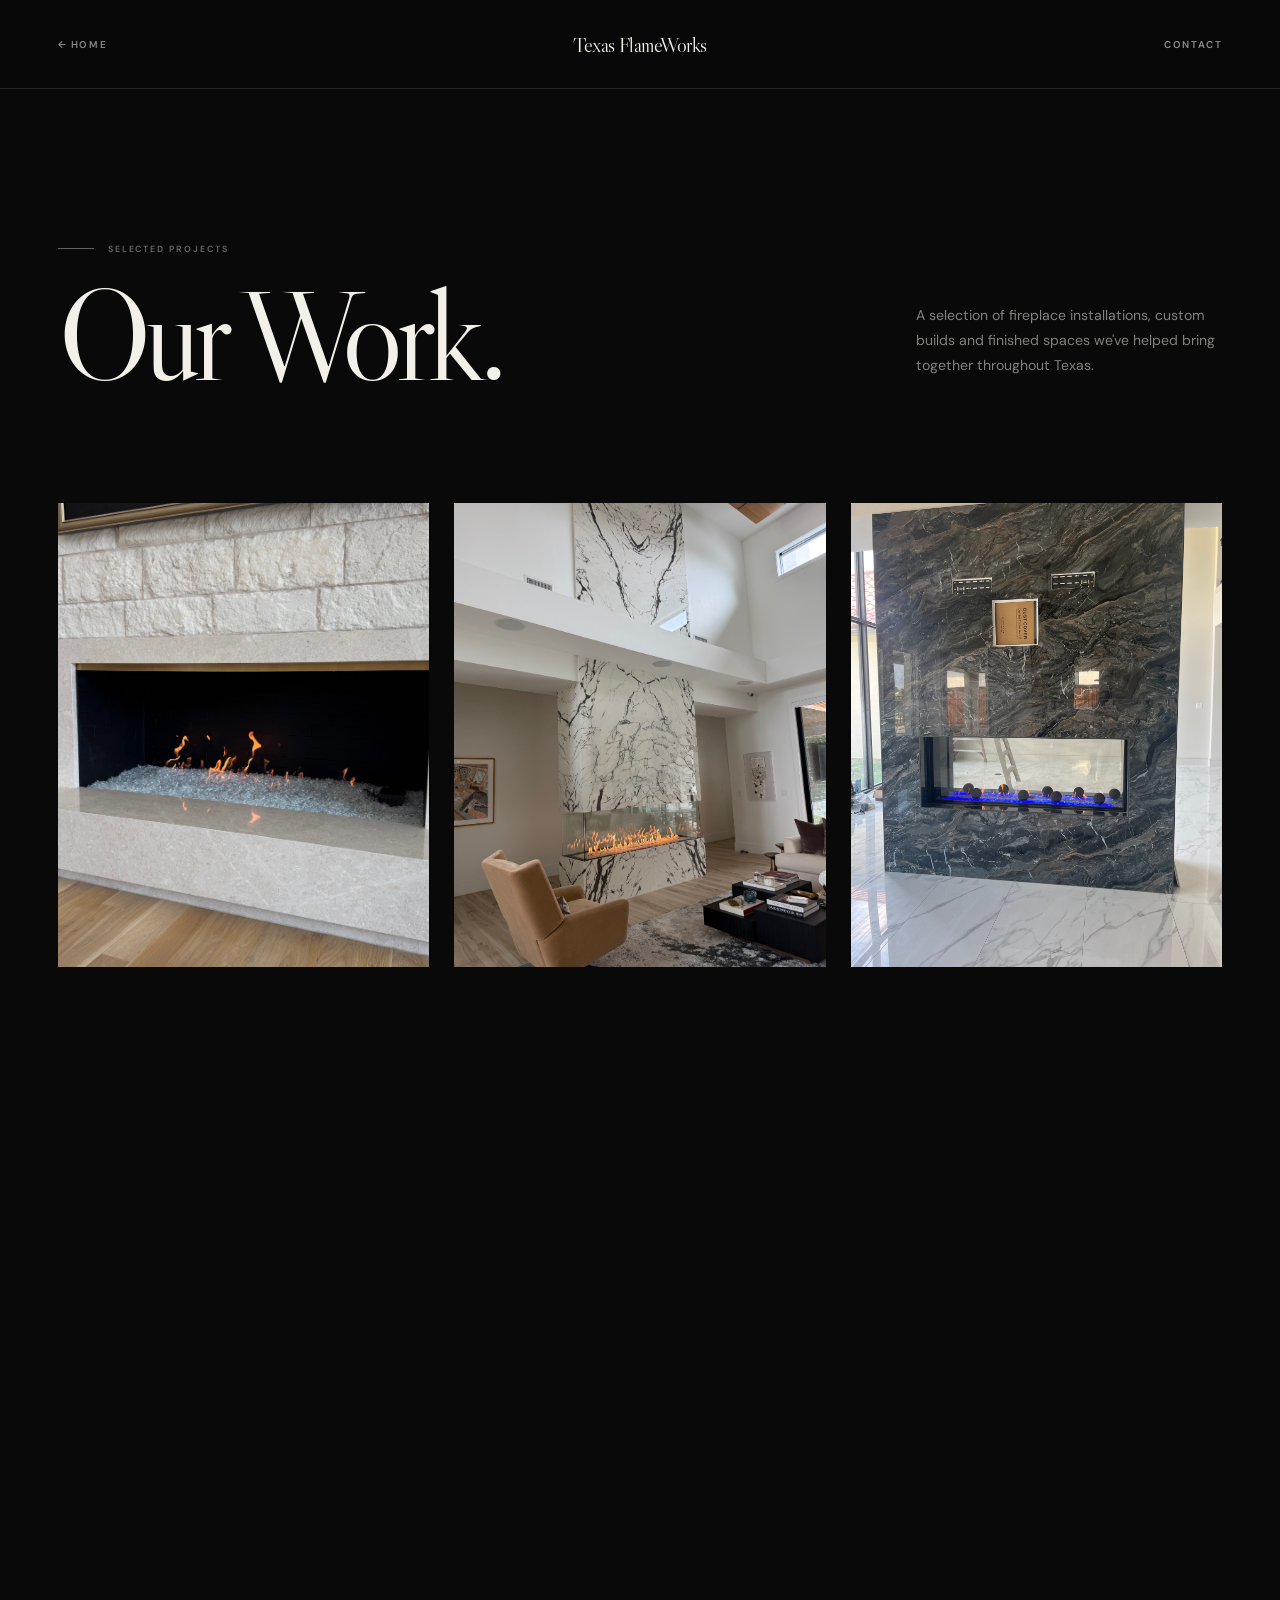
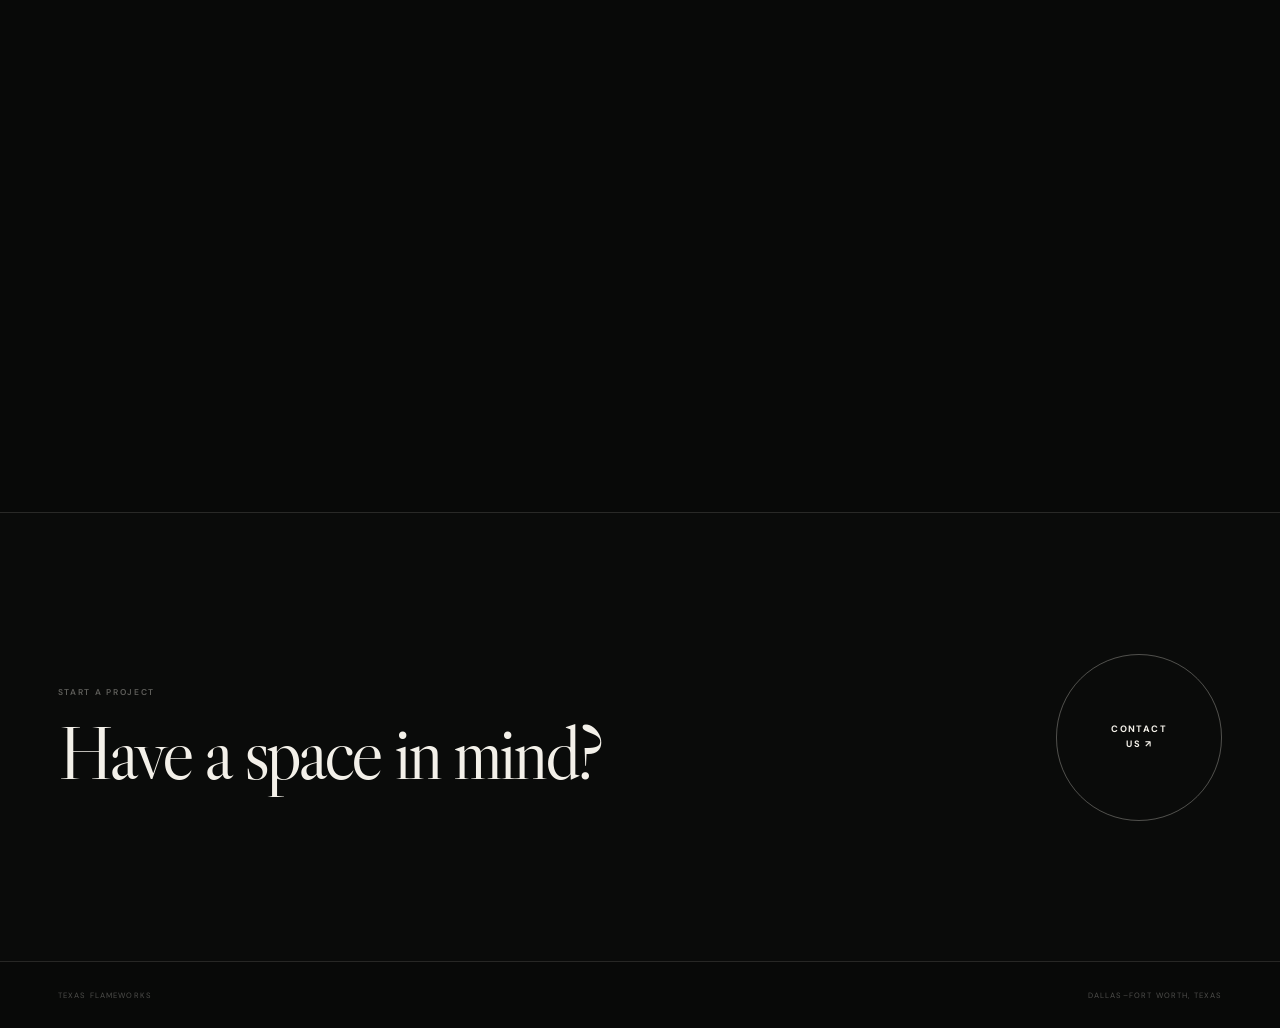
<file: work.html>
<!DOCTYPE html>
<html lang="en">
<head>
  <meta charset="UTF-8">
  <meta name="viewport" content="width=device-width, initial-scale=1.0, viewport-fit=cover">

  <meta
    name="description"
    content="Selected fireplace projects by Texas Flame Works."
  >

  <title>Our Work | Texas FlameWorks</title>

  <link rel="preconnect" href="https://fonts.googleapis.com">
  <link rel="preconnect" href="https://fonts.gstatic.com" crossorigin>

  <link
    href="https://fonts.googleapis.com/css2?family=DM+Sans:wght@400;500;600&family=Libre+Caslon+Display&display=swap"
    rel="stylesheet"
  >

  <style>

    :root {
      --black: #080908;
      --black-soft: #0d0f0e;
      --white: #f3f0e9;
      --muted: rgba(243, 240, 233, .52);
      --line: rgba(243, 240, 233, .13);
      --line-strong: rgba(243, 240, 233, .24);
      --teal: #18383b;
      --ease: cubic-bezier(.16, 1, .3, 1);
    }


    * {
      box-sizing: border-box;
      margin: 0;
      padding: 0;
    }


    html {
      scroll-behavior: smooth;
    }


    body {
      margin: 0;

      background: var(--black);
      color: var(--white);

      font-family:
        "DM Sans",
        Arial,
        sans-serif;

      overflow-x: hidden;
    }


    a {
      color: inherit;
      text-decoration: none;
    }


    img {
      display: block;
      max-width: 100%;
    }



    /* =========================================================
       HEADER
    ========================================================== */

    .work-header {
      position: relative;
      z-index: 20;

      width: 100%;

      border-bottom:
        1px solid var(--line);

      background:
        rgba(8, 9, 8, .94);

      backdrop-filter:
        blur(18px);
    }


    .work-header-inner {
      width:
        min(
          1480px,
          calc(100% - 9vw)
        );

      min-height: 88px;

      margin: 0 auto;

      display: grid;

      grid-template-columns:
        1fr
        auto
        1fr;

      align-items: center;
    }


    .work-back {
      justify-self: start;

      display: inline-flex;
      align-items: center;

      gap: 10px;

      color:
        rgba(243,240,233,.55);

      font-size: .62rem;

      font-weight: 600;

      letter-spacing: .16em;

      text-transform: uppercase;

      transition:
        color .3s ease,
        gap .4s var(--ease);
    }


    .work-back:hover {
      color: #fff;
      gap: 14px;
    }


    .work-logo {
      justify-self: center;

      font-family:
        "Libre Caslon Display",
        Georgia,
        serif;

      font-size:
        clamp(
          1.2rem,
          1.6vw,
          1.65rem
        );

      letter-spacing: -.025em;
    }


    .work-contact-small {
      justify-self: end;

      color:
        rgba(243,240,233,.58);

      font-size: .62rem;

      font-weight: 600;

      letter-spacing: .16em;

      text-transform: uppercase;

      transition:
        color .3s ease;
    }


    .work-contact-small:hover {
      color: #fff;
    }



    /* =========================================================
       HERO
    ========================================================== */

    .work-hero {
      padding:
        clamp(100px, 12vw, 175px)
        0
        clamp(85px, 9vw, 130px);
    }


    .work-hero-inner {
      width:
        min(
          1480px,
          calc(100% - 9vw)
        );

      margin: 0 auto;
    }


    .work-kicker {
      display: flex;
      align-items: center;

      gap: 14px;

      margin-bottom: 28px;

      color:
        rgba(243,240,233,.40);

      font-size: .56rem;

      font-weight: 600;

      letter-spacing: .22em;

      text-transform: uppercase;
    }


    .work-kicker::before {
      content: "";

      width: 36px;
      height: 1px;

      background:
        rgba(243,240,233,.38);
    }


    .work-hero-row {
      display: grid;

      grid-template-columns:
        minmax(0, 1fr)
        minmax(290px, .42fr);

      gap:
        clamp(
          55px,
          10vw,
          160px
        );

      align-items: end;
    }


    .work-title {
      max-width: 8ch;

      font-family:
        "Libre Caslon Display",
        Georgia,
        serif;

      font-size:
        clamp(
          5rem,
          10vw,
          11rem
        );

      font-weight: 400;

      line-height: .82;

      letter-spacing: -.06em;
    }


    .work-intro {
      max-width: 420px;

      margin-bottom: 9px;

      color: var(--muted);

      font-size:
        clamp(
          .88rem,
          1vw,
          1rem
        );

      line-height: 1.8;
    }



    /* =========================================================
       GALLERY
    ========================================================== */

    .work-gallery-section {
      padding-bottom:
        clamp(
          120px,
          13vw,
          190px
        );
    }


    .work-gallery {
      width:
        min(
          1480px,
          calc(100% - 9vw)
        );

      margin: 0 auto;

      display: grid;

      grid-template-columns:
        repeat(3, minmax(0, 1fr));

      gap:
        clamp(
          16px,
          2vw,
          30px
        );
    }


    .work-item {
      position: relative;

      overflow: hidden;

      aspect-ratio: 4 / 5;

      background: var(--black-soft);

      opacity: 0;

      transform:
        translateY(35px);

      transition:
        opacity .8s ease,
        transform 1s var(--ease);
    }


    .work-item.is-visible {
      opacity: 1;

      transform: none;
    }


    .work-image {
      width: 100%;
      height: 100%;

      object-fit: cover;

      transform:
        scale(1.025);

      transition:
        transform
        1.2s
        var(--ease),
        filter
        .5s
        ease;
    }


    .work-item:hover
    .work-image {

      transform:
        scale(1.075);

      filter:
        brightness(.82);
    }


    .work-overlay {
      position: absolute;

      inset: 0;

      display: flex;

      flex-direction: column;

      justify-content: flex-end;

      padding:
        clamp(
          20px,
          2vw,
          30px
        );

      background:
        linear-gradient(
          180deg,
          transparent 50%,
          rgba(0,0,0,.70) 100%
        );

      opacity: 0;

      transition:
        opacity
        .45s
        ease;
    }


    .work-item:hover
    .work-overlay {

      opacity: 1;
    }


    .work-index {
      display: block;

      margin-bottom: 8px;

      color:
        rgba(255,255,255,.48);

      font-size: .49rem;

      letter-spacing: .15em;

      text-transform: uppercase;
    }


    .work-project-name {
      font-family:
        "Libre Caslon Display",
        Georgia,
        serif;

      font-size:
        clamp(
          1.55rem,
          2vw,
          2.35rem
        );

      font-weight: 400;

      line-height: 1;
    }



    /* =========================================================
       CONTACT CTA
    ========================================================== */

    .work-contact {
      position: relative;

      overflow: hidden;

      border-top:
        1px solid var(--line);

      background:
        #0a0b0a;

      padding:
        clamp(
          95px,
          11vw,
          165px
        )
        0;
    }


    .work-contact-inner {
      width:
        min(
          1480px,
          calc(100% - 9vw)
        );

      margin: 0 auto;

      display: grid;

      grid-template-columns:
        1fr
        auto;

      gap: 50px;

      align-items: center;
    }


    .work-contact-kicker {
      display: block;

      margin-bottom: 20px;

      color:
        rgba(243,240,233,.36);

      font-size: .53rem;

      font-weight: 600;

      letter-spacing: .20em;

      text-transform: uppercase;
    }


    .work-contact-title {
      max-width: 820px;

      font-family:
        "Libre Caslon Display",
        Georgia,
        serif;

      font-size:
        clamp(
          3.2rem,
          6vw,
          7rem
        );

      font-weight: 400;

      line-height: .9;

      letter-spacing: -.05em;
    }


    .work-contact-button {
      position: relative;

      width:
        clamp(
          150px,
          13vw,
          195px
        );

      height:
        clamp(
          150px,
          13vw,
          195px
        );

      display: flex;

      align-items: center;
      justify-content: center;

      border:
        1px solid
        rgba(243,240,233,.30);

      border-radius: 50%;

      text-align: center;

      font-size: .58rem;

      font-weight: 700;

      letter-spacing: .15em;

      line-height: 1.6;

      text-transform: uppercase;

      overflow: hidden;

      isolation: isolate;

      transition:
        color .5s ease,
        transform .6s var(--ease),
        border-color .5s ease;
    }


    .work-contact-button::before {
      content: "";

      position: absolute;

      inset: 0;

      z-index: -1;

      border-radius: inherit;

      background: var(--white);

      transform:
        scale(0);

      transition:
        transform
        .65s
        var(--ease);
    }


    .work-contact-button:hover {
      color: var(--black);

      border-color: var(--white);

      transform:
        rotate(-4deg);
    }


    .work-contact-button:hover::before {
      transform:
        scale(1.02);
    }



    /* =========================================================
       FOOTER
    ========================================================== */

    .work-footer {
      border-top:
        1px solid var(--line);

      background:
        var(--black);

      padding:
        28px
        0;
    }


    .work-footer-inner {
      width:
        min(
          1480px,
          calc(100% - 9vw)
        );

      margin: 0 auto;

      display: flex;

      align-items: center;

      justify-content:
        space-between;

      gap: 30px;

      color:
        rgba(243,240,233,.30);

      font-size: .48rem;

      letter-spacing: .15em;

      text-transform: uppercase;
    }



    /* =========================================================
       TABLET
    ========================================================== */

    @media (max-width: 950px) {

      .work-header-inner,
      .work-hero-inner,
      .work-gallery,
      .work-contact-inner,
      .work-footer-inner {

        width:
          calc(100% - 55px);

      }


      .work-hero-row {

        grid-template-columns:
          1fr;

        gap: 40px;
      }


      .work-gallery {

        grid-template-columns:
          repeat(2, minmax(0, 1fr));

      }


      .work-contact-inner {

        grid-template-columns:
          1fr;

        gap: 50px;
      }

    }



    /* =========================================================
       MOBILE
    ========================================================== */

    @media (max-width: 650px) {

      .work-header-inner,
      .work-hero-inner,
      .work-gallery,
      .work-contact-inner,
      .work-footer-inner {

        width:
          calc(100% - 32px);

      }


      .work-header-inner {

        min-height: 74px;

        grid-template-columns:
          1fr
          auto;
      }


      .work-logo {

        justify-self: end;

        font-size: 1.05rem;
      }


      .work-contact-small {

        display: none;
      }


      .work-hero {

        padding:
          82px
          0
          70px;
      }


      .work-title {

        font-size:
          clamp(
            4.4rem,
            21vw,
            6rem
          );

      }


      .work-intro {

        max-width: 35ch;

        font-size: .82rem;
      }


      .work-gallery {

        grid-template-columns:
          1fr;

        gap: 16px;
      }


      .work-item {

        aspect-ratio:
          4 / 4.8;
      }


      .work-overlay {

        opacity: 1;

        background:
          linear-gradient(
            180deg,
            transparent 58%,
            rgba(0,0,0,.72)
          );
      }


      .work-contact {

        padding:
          90px
          0;
      }


      .work-contact-title {

        max-width: 9ch;

        font-size:
          clamp(
            3.2rem,
            15vw,
            4.6rem
          );
      }


      .work-contact-button {

        width: 140px;
        height: 140px;
      }


      .work-footer-inner {

        flex-direction: column;

        align-items: flex-start;

        gap: 8px;
      }

    }



    /* =========================================================
       REDUCED MOTION
    ========================================================== */

    @media (prefers-reduced-motion: reduce) {

      *,
      *::before,
      *::after {

        animation: none !important;

        transition: none !important;
      }


      .work-item {

        opacity: 1 !important;

        transform: none !important;
      }

    }

  </style>
</head>



<body>


  <!-- =======================================================
       HEADER
  ======================================================== -->

  <header class="work-header">

    <div class="work-header-inner">


      <a
        href="private-home.html"
        class="work-back"
      >
        ← Home
      </a>


      <a
        href="private-home.html"
        class="work-logo"
      >
        Texas FlameWorks
      </a>


      <a
        href="contact.html"
        class="work-contact-small"
      >
        Contact
      </a>


    </div>

  </header>



  <!-- =======================================================
       HERO
  ======================================================== -->

  <main>


    <section class="work-hero">

      <div class="work-hero-inner">


        <div class="work-kicker">
          Selected Projects
        </div>


        <div class="work-hero-row">


          <h1 class="work-title">
            Our
            Work.
          </h1>


          <p class="work-intro">

            A selection of fireplace installations,
            custom builds and finished spaces we've
            helped bring together throughout Texas.

          </p>


        </div>


      </div>

    </section>



    <!-- =====================================================
         9 IMAGE GALLERY
    ====================================================== -->

    <section class="work-gallery-section">


      <div class="work-gallery">


        <!-- PROJECT 01 -->

        <article class="work-item">

          <img
            src="assets/masonry.jpeg"
            alt="Texas Flame Works fireplace project"
            class="work-image"
          >

          <div class="work-overlay">

            <span class="work-index">
              Project / 01
            </span>

            <h2 class="work-project-name">
              Masonry
            </h2>

          </div>

        </article>



        <!-- PROJECT 02 -->

        <article class="work-item">

          <img
            src="assets/Stellar.jpeg"
            alt="Modern fireplace installation"
            class="work-image"
          >

          <div class="work-overlay">

            <span class="work-index">
              Project / 02
            </span>

            <h2 class="work-project-name">
              Stellar
            </h2>

          </div>

        </article>



        <!-- PROJECT 03 -->

        <article class="work-item">

          <img
            src="assets/Flare ST2.jpeg"
            alt="Luxury fireplace project"
            class="work-image"
          >

          <div class="work-overlay">

            <span class="work-index">
              Project / 03
            </span>

            <h2 class="work-project-name">
              Texas Modern
            </h2>

          </div>

        </article>



        <!-- PROJECT 04 -->

        <article class="work-item">

          <img
            src="assets/wall.jpeg"
            alt="Custom home fireplace"
            class="work-image"
          >

          <div class="work-overlay">

            <span class="work-index">
              Project / 04
            </span>

            <h2 class="work-project-name">
              Custom Build
            </h2>

          </div>

        </article>



        <!-- PROJECT 05 -->

        <article class="work-item">

          <img
            src="assets/marble.jpeg"
            alt="Fireplace feature wall"
            class="work-image"
          >

          <div class="work-overlay">

            <span class="work-index">
              Project / 05
            </span>

            <h2 class="work-project-name">
              Feature Wall
            </h2>

          </div>

        </article>



        <!-- PROJECT 06 -->

        <article class="work-item">

          <img
            src="assets/blackwall.jpeg"
            alt="Architectural fireplace design"
            class="work-image"
          >

          <div class="work-overlay">

            <span class="work-index">
              Project / 06
            </span>

            <h2 class="work-project-name">
              Architectural Fire
            </h2>

          </div>

        </article>



        <!-- PROJECT 07 -->

        <article class="work-item">

          <img
            src="assets/floor.jpeg"
            alt="Luxury home fireplace"
            class="work-image"
          >

          <div class="work-overlay">

            <span class="work-index">
              Project / 07
            </span>

            <h2 class="work-project-name">
              Private Residence
            </h2>

          </div>

        </article>



        <!-- PROJECT 08 -->

        <article class="work-item">

          <img
            src="assets/marby.jpeg"
            alt="Contemporary fireplace installation"
            class="work-image"
          >

          <div class="work-overlay">

            <span class="work-index">
              Project / 08
            </span>

            <h2 class="work-project-name">
              Contemporary
            </h2>

          </div>

        </article>



        <!-- PROJECT 09 -->

        <article class="work-item">

          <img
            src="assets/incred.jpeg"
            alt="Custom Texas fireplace installation"
            class="work-image"
          >

          <div class="work-overlay">

            <span class="work-index">
              Project / 09
            </span>

            <h2 class="work-project-name">
              Built in Texas
            </h2>

          </div>

        </article>


      </div>


    </section>



    <!-- =====================================================
         CONTACT
    ====================================================== -->

    <section class="work-contact">


      <div class="work-contact-inner">


        <div>

          <span class="work-contact-kicker">
            Start a Project
          </span>


          <h2 class="work-contact-title">
            Have a space
            in mind?
          </h2>

        </div>



        <a
          href="contact.html"
          class="work-contact-button"
        >

          Contact
          <br>
          Us ↗

        </a>


      </div>


    </section>


  </main>



  <!-- =======================================================
       FOOTER
  ======================================================== -->

  <footer class="work-footer">


    <div class="work-footer-inner">


      <span>
        Texas FlameWorks
      </span>


      <span>
        Dallas–Fort Worth, Texas
      </span>


    </div>


  </footer>



  <!-- =======================================================
       IMAGE REVEAL
  ======================================================== -->

  <script>

    (() => {

      const items =
        document.querySelectorAll(
          ".work-item"
        );


      if (!items.length) return;


      const reducedMotion =
        window.matchMedia(
          "(prefers-reduced-motion: reduce)"
        );


      if (reducedMotion.matches) {

        items.forEach(
          item => {

            item.classList.add(
              "is-visible"
            );

          }
        );

        return;
      }


      const observer =
        new IntersectionObserver(

          entries => {

            entries.forEach(
              entry => {

                if (!entry.isIntersecting) {
                  return;
                }


                const item =
                  entry.target;


                const index =
                  [...items].indexOf(item);


                setTimeout(
                  () => {

                    item.classList.add(
                      "is-visible"
                    );

                  },

                  (index % 3) * 100
                );


                observer.unobserve(
                  item
                );

              }
            );

          },

          {
            threshold: .12
          }

        );


      items.forEach(
        item => {

          observer.observe(
            item
          );

        }
      );


    })();

  </script>


</body>
</html>
</file>
